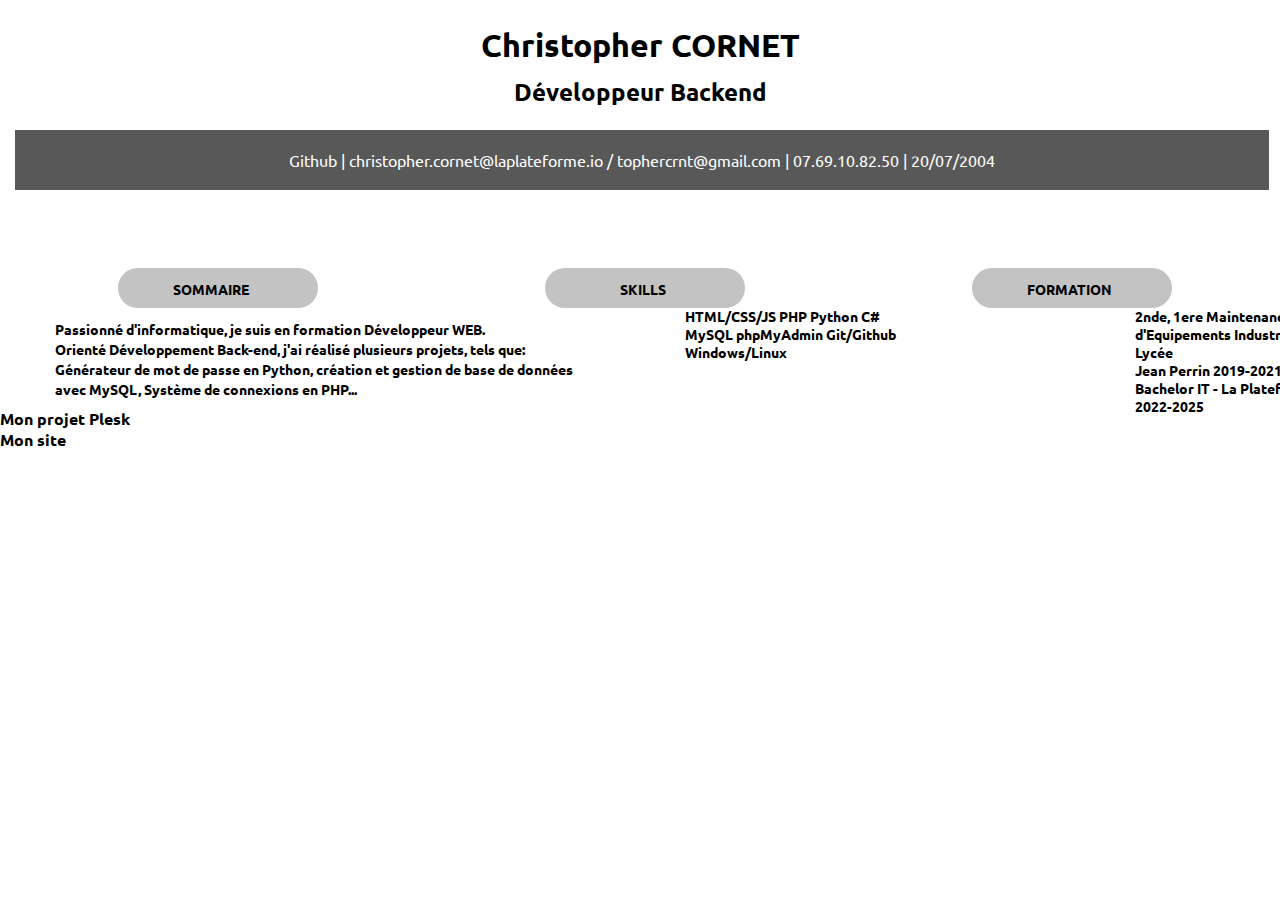
<file: index.html>
<!DOCTYPE html>
<html lang="fr">
<head>
    <meta charset="UTF-8">
    <meta http-equiv="X-UA-Compatible" content="IE=edge">
    <meta name="viewport" content="width=device-width, initial-scale=1.0">
    <title>CV Christopher CORNET</title>
    <link rel="stylesheet" type="text/css" href="cv-christopher-cornet.css"/>
    <link rel="preconnect" href="https://fonts.googleapis.com">
    <link rel="preconnect" href="https://fonts.gstatic.com" crossorigin>
    <link href="https://fonts.googleapis.com/css2?family=Ubuntu&display=swap" rel="stylesheet">
</head>
<body>
    <header>
        <div class="titles">
            <h1 class="cc">Christopher CORNET</h1>
            <h2 class="devback">Développeur Backend</h2>
        </div>

        <div id="rectangle">
            <p class="infos"><a href="https://github.com/christopher-cornet">Github |&nbsp;</a>christopher.cornet@laplateforme.io / tophercrnt@gmail.com | 07.69.10.82.50 | 20/07/2004</p>
        </div>
    </header>

    <main>
        <div id="oval">
            <p id="ovaltext"><b class="sommaire">SOMMAIRE</b></p>
            <p id="ovaltext2"><b class="skills">SKILLS</b></p>
            <p id="ovaltext3"><b class="formation">FORMATION</b></p>
        </div>
        <div class="texts">
            <p id="text"><b class="sommaire">Passionné d'informatique, je suis en formation Développeur WEB.<br>Orienté Développement Back-end, j'ai réalisé plusieurs projets, tels que: <br> Générateur de mot de passe en Python, création et gestion de base de données <br> avec MySQL, Système de connexions en PHP...</b></p>
            <p id="text2"><b class="skills">HTML/CSS/JS PHP Python C# <br> MySQL phpMyAdmin Git/Github <br> Windows/Linux </b></p>
            <p id="text3"><b class="formation">2nde, 1ere Maintenance d'Equipements Industriels - Lycée<br> Jean  Perrin 2019-2021<br> Bachelor IT - La Plateforme 2022-2025</b></p>
        </div>
        <br>
		<a href="https://github.com/christopher-cornet/plesk" class="plesk"><b>Mon projet Plesk</b></a>
		<br>
		<a href="https://christopher-cornet.students-laplateforme.io/accueil.html" class="site"><b>Mon site</b></a>
    </main>
</body>
</html>
</file>
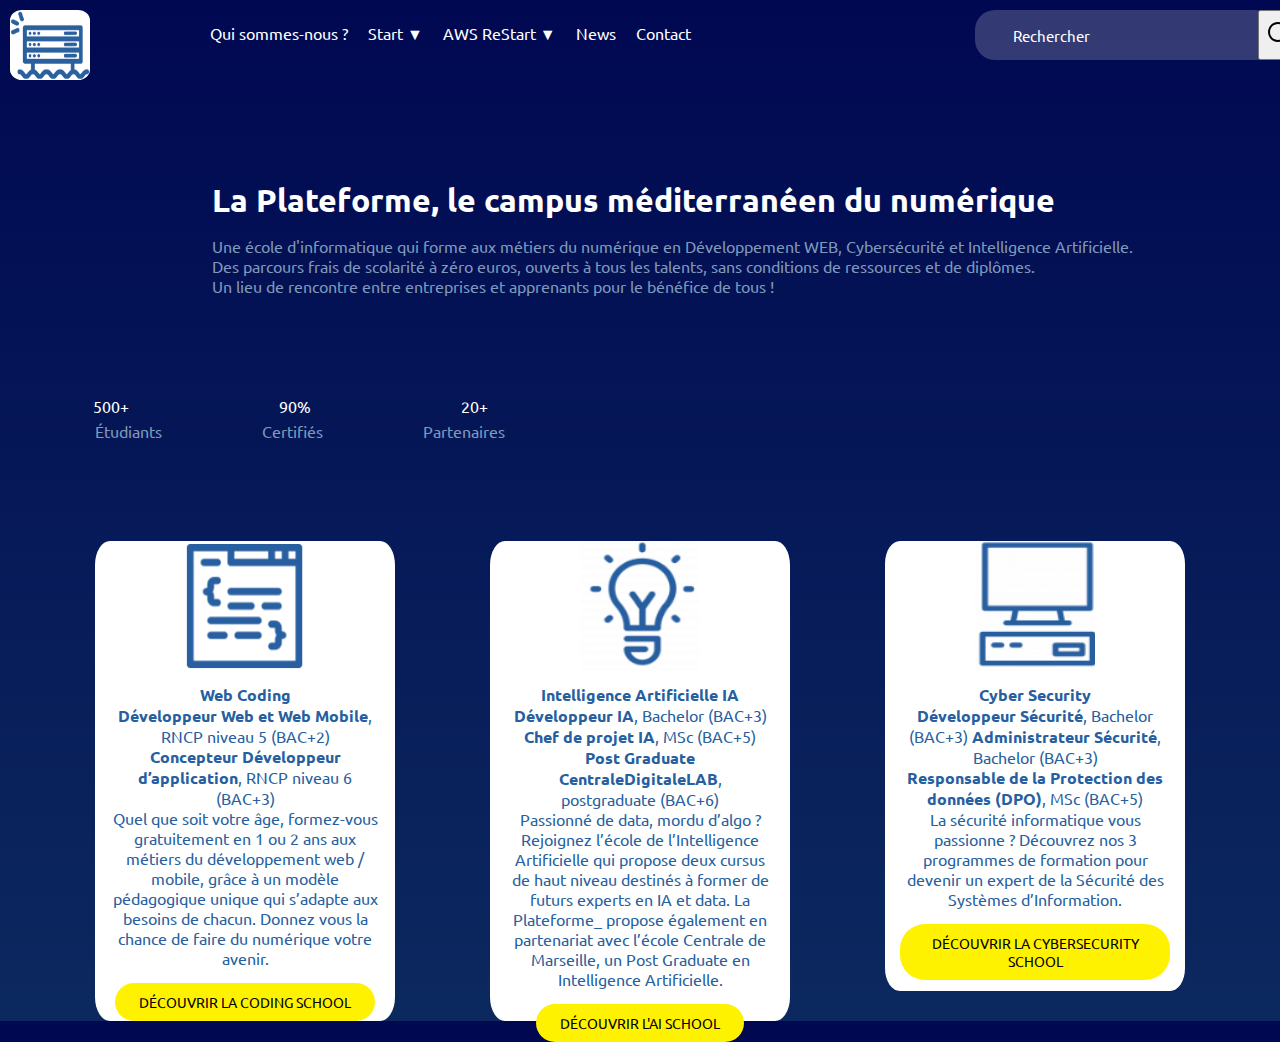
<file: accueil.html>
<!DOCTYPE html>
<html lang="fr">
<head>
    <meta charset="UTF-8">
    <meta http-equiv="X-UA-Compatible" content="IE=edge">
    <meta name="viewport" content="width=device-width, initial-scale=1.0">
    <title>La Plateforme</title>
    <link rel="icon" href="img/logo.png">
    <link rel="stylesheet" type="text/css" href="laplateforme.css"/>
    <link rel="preconnect" href="https://fonts.googleapis.com">
    <link rel="preconnect" href="https://fonts.gstatic.com" crossorigin>
    <link href="https://fonts.googleapis.com/css2?family=Ubuntu&display=swap" rel="stylesheet">
</head>
<body>
    <header>
        <div class="navbar">
            <a href="accueil.html"><img src="img/logo.png" alt=""></a>
            <p><a href="qui-sommes-nous.html"> Qui sommes-nous ?</a></p>
            <p><a href="plateforme-start.html"> Start ▼</a></p>
            <p><a href="aws-restart.html"> AWS ReStart ▼</a></p>
            <p><a href="news.html"> News</a></p>
            <p><a href="contact.html"> Contact</a></p>
        </div>
        <div class="container">
            <form action="" class="search-bar">
                <input type="text" placeholder="Rechercher" name="recherche">
                <button type="submit"><img src="img/search.svg" alt=""></button>
            </form>
        </div>
    </header>
    <main>
        <!-- Titre + description -->
        <div class="laplateforme">
            <h1>La Plateforme, le campus méditerranéen du numérique</h1>
        </div>
        <div class="laplateforme2">
            <p>Une école d'informatique qui forme aux métiers du numérique en Développement WEB, Cybersécurité et Intelligence Artificielle. <br>Des parcours frais de scolarité à zéro euros, ouverts à tous les talents, sans conditions de ressources et de diplômes. <br> Un lieu de rencontre entre entreprises et apprenants pour le bénéfice de tous ! </p>
        </div>

        <!-- La Plateforme en chiffres -->
        <div class="laplateformechiffres">
            <p>500+</p>
            <p>90%</p>
            <p>20+</p>
        </div>
        <div class="laplateformechiffres2">
            <p>Étudiants</p>
            <p>Certifiés</p>
            <p>Partenaires</p>
        </div>

        <!-- 3 Descriptions des spécialités de formation -->
        <div class="carreformations">
            <a href="#"><div class="carre1">
                <img src="img/webcoding.PNG" alt="">
                <p><b> Web Coding</b><br><b> Développeur Web et Web Mobile</b>,<br> RNCP niveau 5 (BAC+2) <br> <b>Concepteur Développeur <br>d’application</b>, RNCP niveau 6 <br> (BAC+3) <br> Quel que soit votre âge, formez-vous gratuitement en 1 ou 2 ans aux métiers du développement web / mobile, grâce à un modèle pédagogique unique qui s’adapte aux besoins de chacun. Donnez vous la chance de faire du numérique votre avenir. </p>
                <button>DÉCOUVRIR LA CODING SCHOOL</button>
            </div></a>
            <a href="#"><div class="carre2">
                <img src="img/ia.PNG" alt="">
                <p><b> Intelligence Artificielle IA</b><br> <b>Développeur IA</b>, Bachelor (BAC+3) <br> <b>Chef de projet IA</b>, MSc (BAC+5) <br> <b>Post Graduate CentraleDigitaleLAB</b>, <br> postgraduate (BAC+6) <br>Passionné de data, mordu d’algo ? Rejoignez l’école de l’Intelligence Artificielle qui propose deux cursus de haut niveau destinés à former de futurs experts en IA et data. La Plateforme_ propose également en partenariat avec l’école Centrale de Marseille, un Post Graduate en Intelligence Artificielle.</b></p>
                <button>DÉCOUVRIR L'AI SCHOOL</button>
            </div></a>
            <a href="#"><div class="carre3">
                <img src="img/cybersecurite.PNG" alt="">
                <p><b> Cyber Security</b><br> <b>Développeur Sécurité</b>, Bachelor (BAC+3) <b>Administrateur Sécurité</b>, Bachelor (BAC+3) <br> <b>Responsable de la Protection des <br> données (DPO)</b>, MSc (BAC+5) <br> La sécurité informatique vous passionne ? Découvrez nos 3 programmes de formation pour devenir un expert de la Sécurité des Systèmes d’Information.</p>
                <button>DÉCOUVRIR LA CYBERSECURITY SCHOOL</button>
            </div></a>
        </div>
    </main>
    <footer>
        
    </footer>
</body>
</html>
</file>
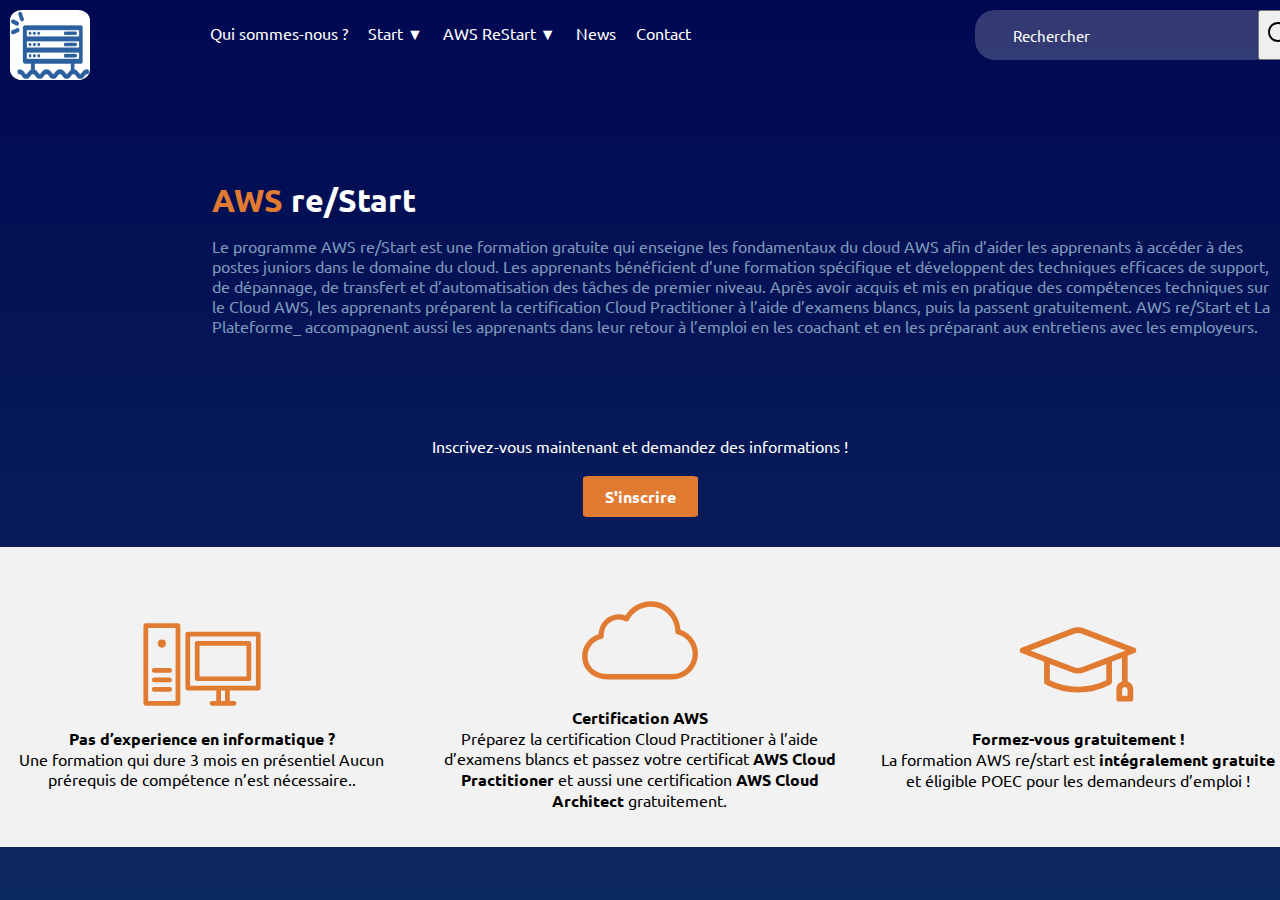
<file: aws-restart.html>
<!DOCTYPE html>
<html lang="fr">
<head>
    <meta charset="UTF-8">
    <meta http-equiv="X-UA-Compatible" content="IE=edge">
    <meta name="viewport" content="width=device-width, initial-scale=1.0">
    <title>La Plateforme</title>
    <link rel="icon" href="img/logo.png">
    <link rel="stylesheet" type="text/css" href="laplateforme.css"/>
    <link rel="preconnect" href="https://fonts.googleapis.com">
    <link rel="preconnect" href="https://fonts.gstatic.com" crossorigin>
    <link href="https://fonts.googleapis.com/css2?family=Ubuntu&display=swap" rel="stylesheet">
</head>
<body>
    <header>
        <div class="navbar">
            <a href="accueil.html"><img src="img/logo.png" alt=""></a>
            <p><a href="qui-sommes-nous.html"> Qui sommes-nous ?</a></p>
            <p><a href="plateforme-start.html"> Start ▼</a></p>
            <p><a href="aws-restart.html"> AWS ReStart ▼</a></p>
            <p><a href="news.html"> News</a></p>
            <p><a href="contact.html"> Contact</a></p>
        </div>
        <div class="container">
            <form action="" class="search-bar">
                <input type="text" placeholder="Rechercher" name="recherche">
                <button type="submit"><img src="img/search.svg" alt=""></button>
            </form>
        </div>
    </header>
    <main>
        <!-- Titre + description -->
        <div class="laplateforme">
            <h1><span class="awsrestart1"> AWS</span> re/Start</h1>
        </div>
        <div class="laplateforme2">
            <p>Le programme AWS re/Start est une formation gratuite qui enseigne les fondamentaux du cloud AWS afin d’aider les apprenants à accéder à des postes juniors dans le domaine du cloud. Les apprenants bénéficient d’une formation spécifique et développent des techniques efficaces de support, de dépannage, de transfert et d’automatisation des tâches de premier niveau. Après avoir acquis et mis en pratique des compétences techniques sur le Cloud AWS, les apprenants préparent la certification Cloud Practitioner à l’aide d’examens blancs, puis la passent gratuitement. AWS re/Start et La Plateforme_ accompagnent aussi les apprenants dans leur retour à l’emploi en les coachant et en les préparant aux entretiens avec les employeurs.</p>
        </div>

        <!-- Inscription -->
        <div class="inscription">
            <p>Inscrivez-vous maintenant et demandez des informations !</p>
        </div>
        <div class="inscription2">
            <form action="">
                <button><b> S'inscrire</b></button>
            </form>
        </div>

        <!-- Rectangle -->
        <div class="rectangleaws">
            <p><img src="img/icon-computer.svg" alt="" class="computer"><br> <b>Pas d’experience en informatique ?</b><br> Une formation qui dure 3 mois en présentiel Aucun prérequis de compétence n’est nécessaire..</p>
            <p><img src="img/icon-cloud.svg" alt="" class="cloud"><br> <b>Certification AWS</b><br> Préparez la certification Cloud Practitioner à l’aide d’examens blancs et passez votre certificat <b>AWS Cloud Practitioner</b> et aussi une certification <b>AWS Cloud Architect</b> gratuitement.</p>
            <p><img src="img/icon-diplome.svg" alt="degree"><br> <b>Formez-vous gratuitement !</b><br> La formation AWS re/start est <b>intégralement gratuite</b> et éligible POEC pour les demandeurs d’emploi !</p>
        </div>
    </main>
    <footer>
        
    </footer>
</body>
</html>
</file>
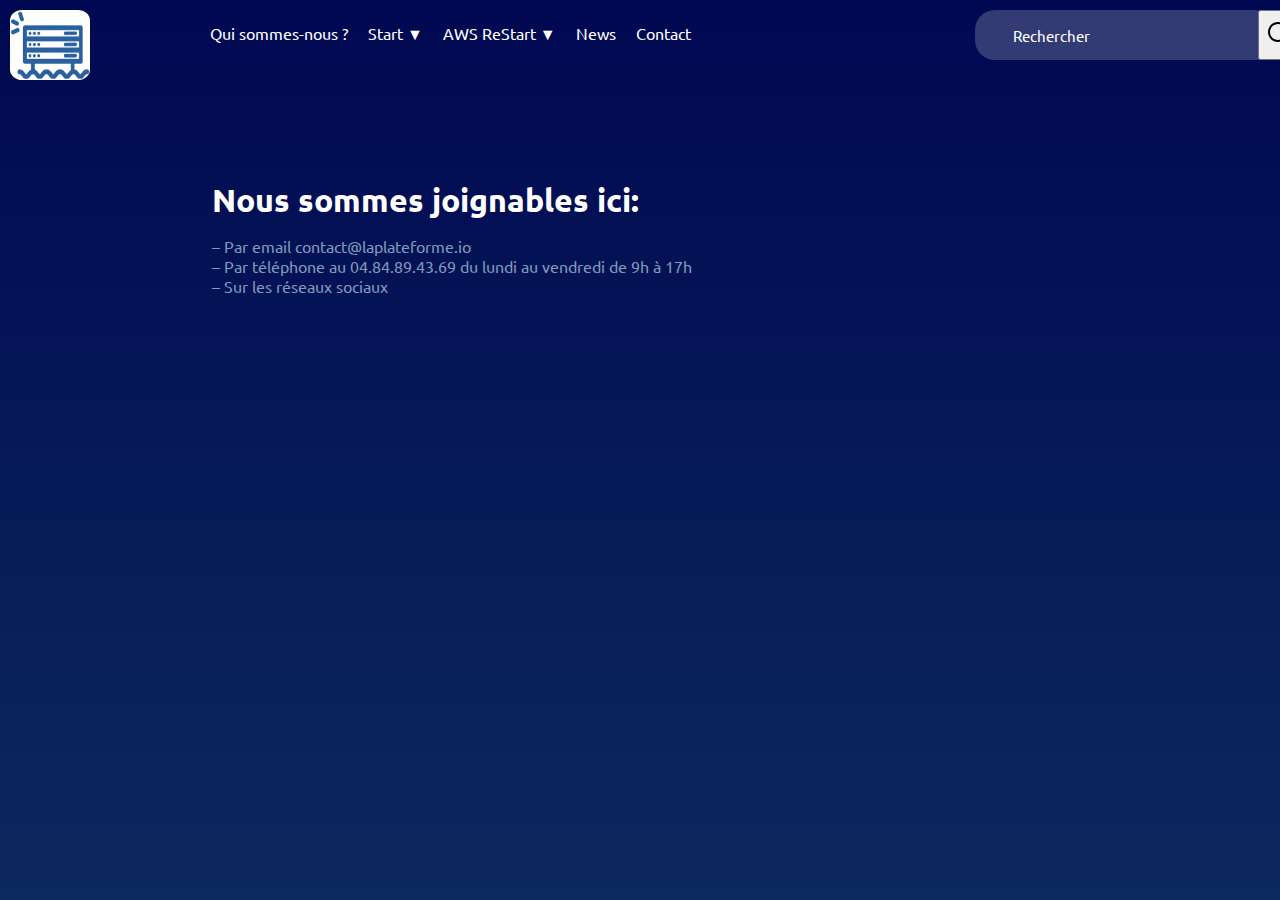
<file: contact.html>
<!DOCTYPE html>
<html lang="fr">
<head>
    <meta charset="UTF-8">
    <meta http-equiv="X-UA-Compatible" content="IE=edge">
    <meta name="viewport" content="width=device-width, initial-scale=1.0">
    <title>La Plateforme</title>
    <link rel="icon" href="img/logo.png">
    <link rel="stylesheet" type="text/css" href="laplateforme.css"/>
    <link rel="preconnect" href="https://fonts.googleapis.com">
    <link rel="preconnect" href="https://fonts.gstatic.com" crossorigin>
    <link href="https://fonts.googleapis.com/css2?family=Ubuntu&display=swap" rel="stylesheet">
</head>
<body>
    <header>
        <div class="navbar">
            <a href="accueil.html"><img src="img/logo.png" alt=""></a>
            <p><a href="qui-sommes-nous.html"> Qui sommes-nous ?</a></p>
            <p><a href="plateforme-start.html"> Start ▼</a></p>
            <p><a href="aws-restart.html"> AWS ReStart ▼</a></p>
            <p><a href="news.html"> News</a></p>
            <p><a href="contact.html"> Contact</a></p>
        </div>
        <div class="container">
            <form action="" class="search-bar">
                <input type="text" placeholder="Rechercher" name="recherche">
                <button type="submit"><img src="img/search.svg" alt=""></button>
            </form>
        </div>
    </header>
    <main>
        <div class="laplateforme">
            <h1>Nous sommes joignables ici:</h1>
        </div>
        <div class="laplateforme2">
            <p>– Par email contact@laplateforme.io <br> – Par téléphone au 04.84.89.43.69 du lundi au vendredi de 9h à 17h <br> – Sur les réseaux sociaux</p>
        </div>
        <iframe src="https://www.google.com/maps/embed?pb=!1m18!1m12!1m3!1d2903.457038631922!2d5.367844315448096!3d43.30469107913482!2m3!1f0!2f0!3f0!3m2!1i1024!2i768!4f13.1!3m3!1m2!1s0x12c9c0eb8146c2d1%3A0xb2df496224e0aafe!2s8%20Rue%20d&#39;Hozier%2C%2013002%20Marseille!5e0!3m2!1sfr!2sfr!4v1668771253660!5m2!1sfr!2sfr" width="600" height="450" style="border:0;" allowfullscreen="" loading="lazy" referrerpolicy="no-referrer-when-downgrade"></iframe>
    </main>
    <footer>
        
    </footer>
</body>
</html>
</file>
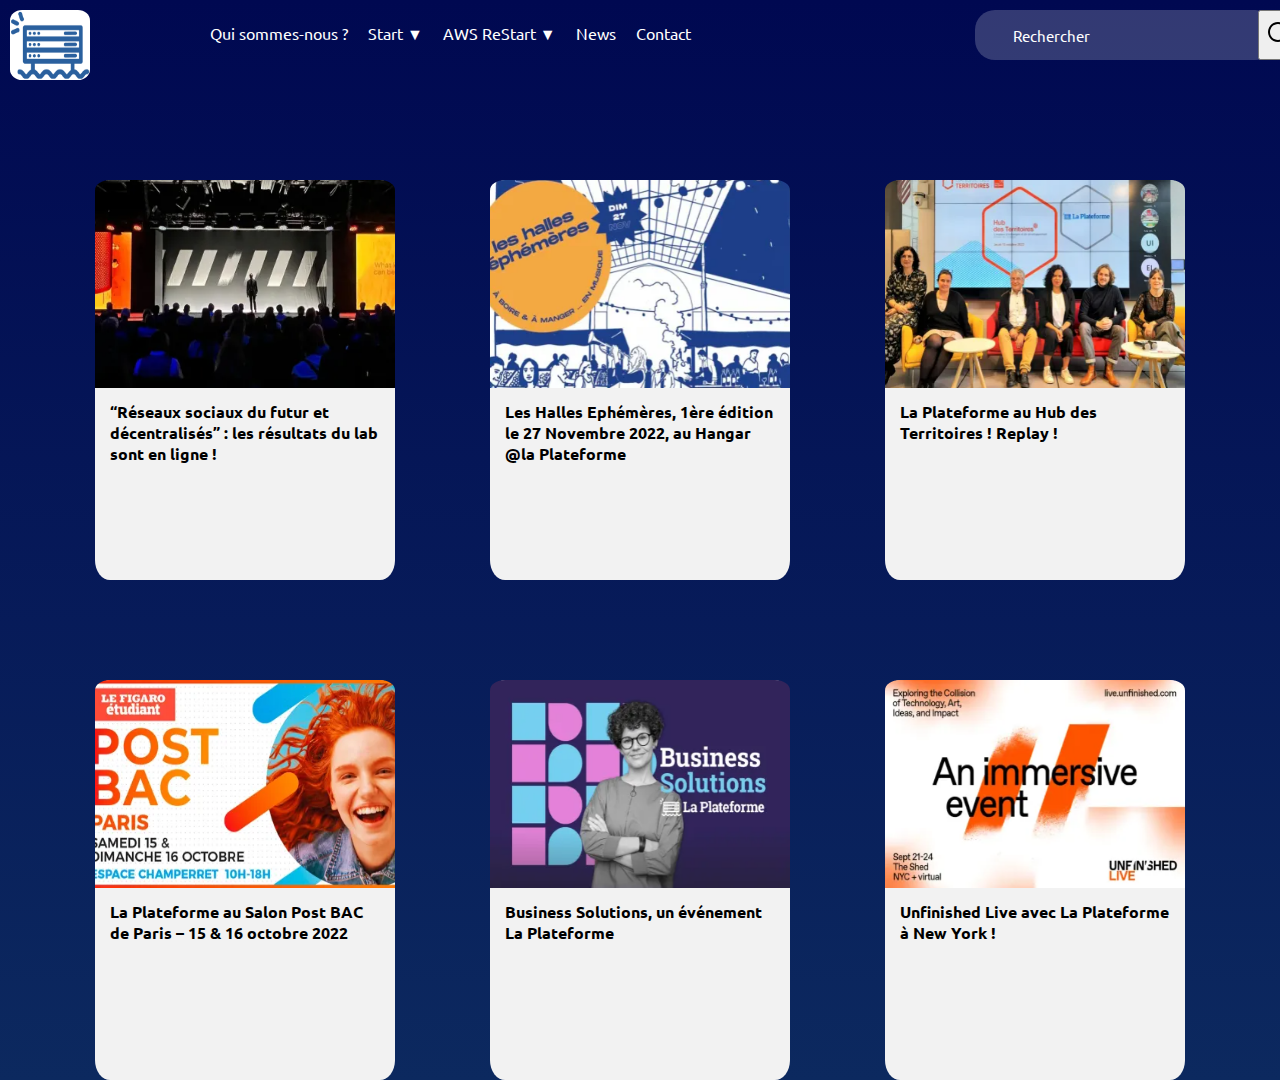
<file: news.html>
<!DOCTYPE html>
<html lang="fr">
<head>
    <meta charset="UTF-8">
    <meta http-equiv="X-UA-Compatible" content="IE=edge">
    <meta name="viewport" content="width=device-width, initial-scale=1.0">
    <title>La Plateforme</title>
    <link rel="icon" href="img/logo.png">
    <link rel="stylesheet" type="text/css" href="laplateforme.css"/>
    <link rel="preconnect" href="https://fonts.googleapis.com">
    <link rel="preconnect" href="https://fonts.gstatic.com" crossorigin>
    <link href="https://fonts.googleapis.com/css2?family=Ubuntu&display=swap" rel="stylesheet">
</head>
<body>
    <header>
        <div class="navbar">
            <a href="accueil.html"><img src="img/logo.png" alt=""></a>
            <p><a href="qui-sommes-nous.html"> Qui sommes-nous ?</a></p>
            <p><a href="plateforme-start.html"> Start ▼</a></p>
            <p><a href="aws-restart.html"> AWS ReStart ▼</a></p>
            <p><a href="news.html"> News</a></p>
            <p><a href="contact.html"> Contact</a></p>
        </div>
        <div class="container">
            <form action="" class="search-bar">
                <input type="text" placeholder="Rechercher" name="recherche">
                <button type="submit"><img src="img/search.svg" alt=""></button>
            </form>
        </div>
    </header>
    <main>
        <div class="rectanglenews-1">
            <a href="#"><div class="rectanglenews1">
                <img src="img/news1.PNG" alt="">
                <p><b> “Réseaux sociaux du futur et décentralisés” : les résultats du lab sont en ligne !</b></p>
            </div></a>
            <a href="#"><div class="rectanglenews2">
                <img src="img/news2.PNG" alt="">
                <p><b> Les Halles Ephémères, 1ère édition le 27 Novembre 2022, au Hangar @la Plateforme</b></p>
            </div></a>
            <a href="#"><div class="rectanglenews3">
                <img src="img/news3.PNG" alt="">
                <p><b> La Plateforme au Hub des Territoires ! Replay !</b></p>
            </div></a>
        </div>
        <div class="rectanglenews-2">
            <a href="#"><div class="rectanglenews4">
                <img src="img/news4.PNG" alt="">
                <p><b> La Plateforme au Salon Post BAC de Paris – 15 & 16 octobre 2022</b></p>
            </div></a>
            <a href="#"><div class="rectanglenews5">
                <img src="img/news5.PNG" alt="">
                <p><b> Business Solutions, un événement La Plateforme</b></p>
            </div></a>
            <a href="#"><div class="rectanglenews6">
                <img src="img/news6.PNG" alt="">
                <p><b> Unfinished Live avec La Plateforme à New York !</b></p>
            </div></a>
        </div>
    </main>
    <footer>
        
    </footer>
</body>
</html>
</file>
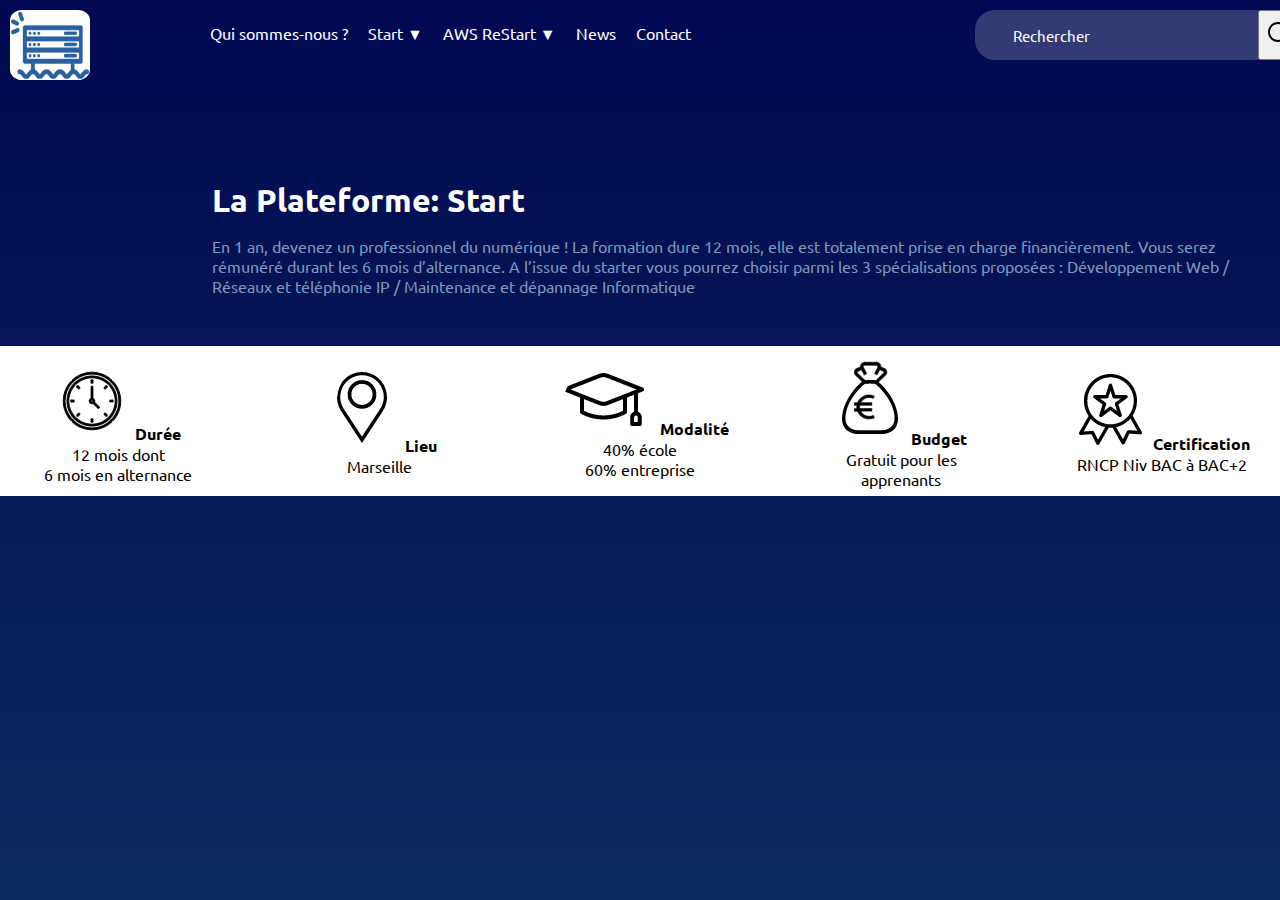
<file: plateforme-start.html>
<!DOCTYPE html>
<html lang="fr">
<head>
    <meta charset="UTF-8">
    <meta http-equiv="X-UA-Compatible" content="IE=edge">
    <meta name="viewport" content="width=device-width, initial-scale=1.0">
    <title>La Plateforme</title>
    <link rel="icon" href="img/logo.png">
    <link rel="stylesheet" type="text/css" href="laplateforme.css"/>
    <link rel="preconnect" href="https://fonts.googleapis.com">
    <link rel="preconnect" href="https://fonts.gstatic.com" crossorigin>
    <link href="https://fonts.googleapis.com/css2?family=Ubuntu&display=swap" rel="stylesheet">
</head>
<body>
    <header>
        <div class="navbar">
            <a href="accueil.html"><img src="img/logo.png" alt="" height="60px" width="70px"></a>
            <p><a href="qui-sommes-nous.html"> Qui sommes-nous ?</a></p>
            <p><a href="plateforme-start.html"> Start ▼</a></p>
            <p><a href="aws-restart.html"> AWS ReStart ▼</a></p>
            <p><a href="news.html"> News</a></p>
            <p><a href="contact.html"> Contact</a></p>
        </div>
        <div class="container">
            <form action="" class="search-bar">
                <input type="text" placeholder="Rechercher" name="recherche">
                <button type="submit"><img src="img/search.svg" alt=""></button>
            </form>
        </div>
    </header>
    <main>
        <div class="qui-sommes-nous">
            <h1>La Plateforme: Start</h1>
        </div>
        <div class="qui-sommes-nous2">
            <p>En 1 an, devenez un professionnel du numérique ! La formation dure 12 mois, elle est totalement prise en charge financièrement. Vous serez rémunéré durant les 6 mois d’alternance. A l’issue du starter vous pourrez choisir parmi les 3 spécialisations proposées : Développement Web / Réseaux et téléphonie IP / Maintenance et dépannage Informatique</p>
        </div>
        <!-- Description -->
        <div class="title1">
            <p><b> <img src="img/horloge.PNG" alt=""> Durée</b> <br> 12 mois dont <br> 6 mois en alternance</p>
            <p><b> <img src="img/lieu.PNG" alt=""> Lieu</b> <br> Marseille</p>
            <p><b> <img src="img/modalité.PNG" alt=""> Modalité</b> <br> 40% école <br> 60% entreprise</p>
            <p><b> <img src="img/sac.PNG" alt=""> Budget</b> <br> Gratuit pour les <br> apprenants</p>
            <p><b> <img src="img/certification.PNG" alt=""> Certification</b> <br> RNCP Niv BAC à BAC+2</p>
        </div>
    </main>
    <footer>
        
    </footer>
</body>
</html>
</file>
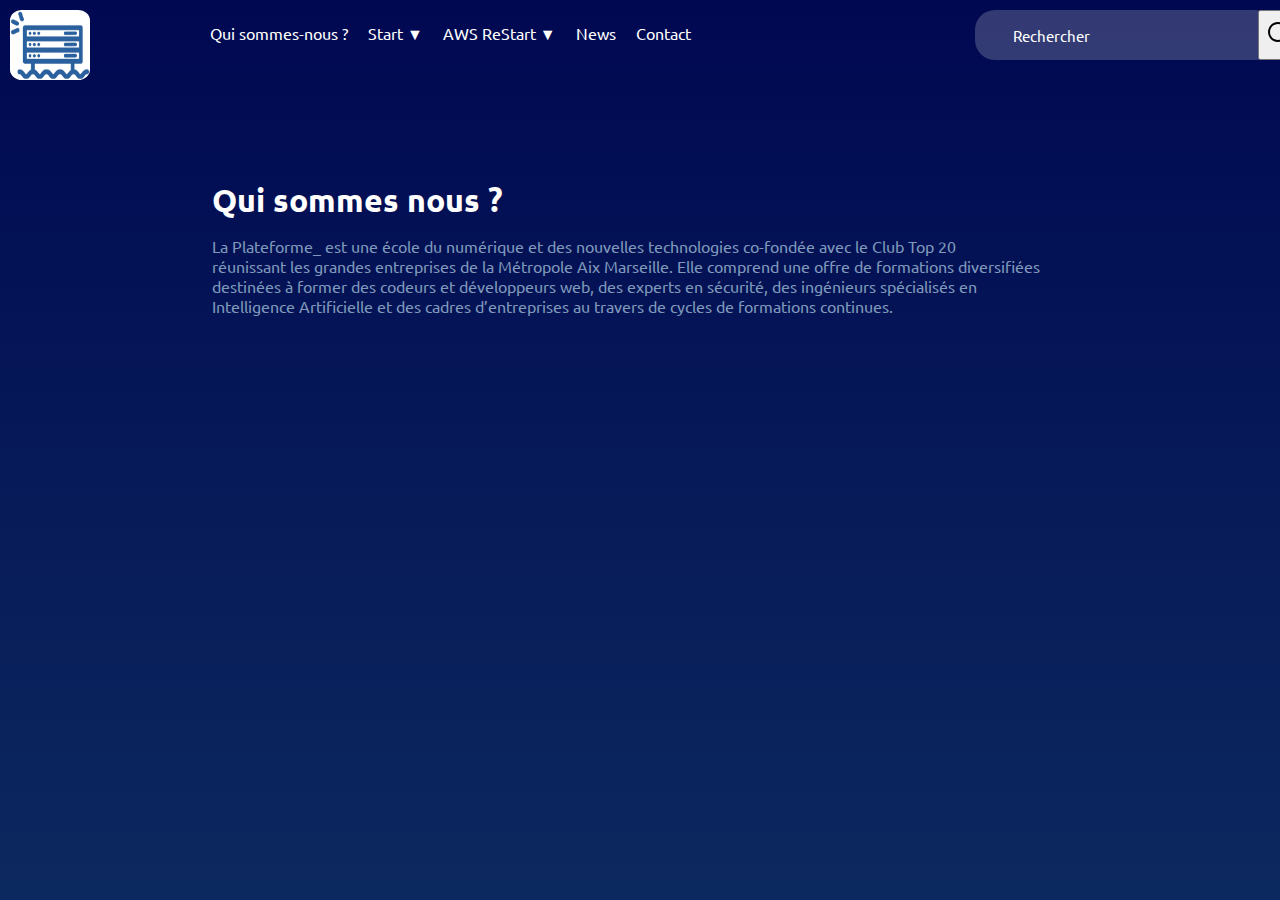
<file: qui-sommes-nous.html>
<!DOCTYPE html>
<html lang="fr">
<head>
    <meta charset="UTF-8">
    <meta http-equiv="X-UA-Compatible" content="IE=edge">
    <meta name="viewport" content="width=device-width, initial-scale=1.0">
    <title>La Plateforme</title>
    <link rel="icon" href="img/logo.png">
    <link rel="stylesheet" type="text/css" href="laplateforme.css"/>
    <link rel="preconnect" href="https://fonts.googleapis.com">
    <link rel="preconnect" href="https://fonts.gstatic.com" crossorigin>
    <link href="https://fonts.googleapis.com/css2?family=Ubuntu&display=swap" rel="stylesheet">
</head>
<body>
    <header>
        <div class="navbar">
            <a href="accueil.html"><img src="img/logo.png" alt="" height="60px" width="70px"></a>
            <p><a href="qui-sommes-nous.html"> Qui sommes-nous ?</a></p>
            <p><a href="plateforme-start.html"> Start ▼</a></p>
            <p><a href="aws-restart.html"> AWS ReStart ▼</a></p>
            <p><a href="news.html"> News</a></p>
            <p><a href="contact.html"> Contact</a></p>
        </div>
        <div class="container">
            <form action="" class="search-bar">
                <input type="text" placeholder="Rechercher" name="recherche">
                <button type="submit"><img src="img/search.svg" alt=""></button>
            </form>
        </div>
    </header>
    <main>
        <div class="qui-sommes-nous">
            <h1>Qui sommes nous ?</h1>
        </div>
        <div class="qui-sommes-nous2">
            <p>La Plateforme_ est une école du numérique et des nouvelles technologies co-fondée avec le Club Top 20 <br> réunissant les grandes entreprises de la Métropole Aix Marseille. Elle comprend une offre de formations diversifiées <br> destinées à former des codeurs et développeurs web, des experts en sécurité, des ingénieurs spécialisés en <br> Intelligence Artificielle et des cadres d’entreprises au travers de cycles de formations continues.</p>
        </div>

        <div class="qui-sommes-nous-video">
            <iframe width="560" height="315" src="https://www.youtube.com/embed/8U4CCAFLqEs" title="YouTube video player" frameborder="0" allow="accelerometer; autoplay; clipboard-write; encrypted-media; gyroscope; picture-in-picture" allowfullscreen></iframe>
        </div>
    </main>
    <footer>
        
    </footer>
</body>
</html>
</file>
<file: cv-christopher-cornet.css>
* {
    box-sizing: border-box;
    margin: 0;
    padding: 0;
    font-family: 'Ubuntu', sans-serif;
}

body {
    background-color: rgb(255, 255, 255);
}

/* Titres */
.cc {
    display: flex;
    justify-content: center;
    margin-top: 25px;
}

.devback {
    display: flex;
    justify-content: center;
    margin-top: 10px;
}
.cc:hover {
    color: rgb(84, 84, 221);
}

.devback:hover {
    color: rgb(84, 84, 221);
}

/* Rectangle dans le header */
#rectangle {
    width: 98%;
    height: 60px;
    background: rgb(88, 88, 88);
    position: absolute;
    top: 130px;
    left: 15px;
    display: flex;
    justify-content: center;
    padding-top: 20px;
}
.infos {
    display: flex;
    justify-content: center;
    vertical-align: middle;
    list-style-type: none;
    text-decoration: none;
    color: white;
}
a {
    color: white;
    list-style-type: none;
    text-decoration: none;
}
a:hover {
    color: rgb(84, 84, 221);
}

/* Oval = Rectangle gris pour les titres*/
#oval {
    display: flex;
    justify-content: space-around;
    align-items: center;
    margin-top: 150px;
}

#ovaltext {
    width: 200px;
    height: 40px;
    background: rgb(195, 195, 195);
    border-radius: 35px;
    margin-top: 10px;
    margin-left: 10px;
    transition: width 1s;
}
#ovaltext:hover {
    width: 300px;
}

#ovaltext2 {
    width: 200px;
    height: 40px;
    background: rgb(195, 195, 195);
    border-radius: 35px;
    margin-top: 10px;
    margin-left: 10px;
    transition: width 1s;
}
#ovaltext2:hover {
    width: 300px;
}

#ovaltext3 {
    width: 200px;
    height: 40px;
    background: rgb(195, 195, 195);
    border-radius: 35px;
    margin-top: 10px;
    margin-left: 10px;
    transition: width 1s;
}
#ovaltext3:hover {
    width: 300px;
}

.sommaire {
    position: relative;
    top: 10px;
    left: 55px;
    font-size: 14px;
}
.skills {
    position: relative;
    top: 10px;
    left: 75px;
    font-size: 14px;
}
.formation {
    position: relative;
    top: 10px;
    left: 55px;
    font-size: 14px;
}
#text2 {
    position: absolute;
    left: 610px;
    top: 297px;
    font-size: 14px;
}
#text3 {
    position: absolute;
    left: 1080px;
    top: 297px;
    font-size: 14px;
}

.plesk {
    color: #000;
}
.site {
    color: #000;
}
</file>
<file: laplateforme.css>
* {
    margin: 0;
    padding: 0;
    box-sizing: border-box;
    font-family: 'Ubuntu', sans-serif;
}

/* Page Accueil */
body {
    width: 100%;
    min-height: 100vh;
    background-image: linear-gradient(#000851 0%, #0c295f 100%);
    background-position: center;
    background-size: cover;
}
header {
    display: flex;
    justify-content: space-between;
    max-height: 100px;
    min-height: 80px;
}

/* Navbar */
.navbar {
    color: white;
    display: flex;
    text-align: center;
    max-height: 50px;
}
.navbar p {
    color: white;
    display: flex;
    text-align: center;
    margin: 23px 20px 0px 0px;
}
.navbar p a {
    color: white;
    text-decoration: none;
}
.navbar p a:hover {
    color: #e17b32;
}
.container {
    max-height: 50px;
}
.navbar img {
    margin: 10px 120px 0px 10px;
    height: 70px;
    width: 80px;
    border-radius: 15%;
}

/* Barre de recherche */
.search-bar {
    width: 100%;
    max-width: 300px;
    max-height: 50px;
    background: rgba(255,255,255,0.2);
    display: flex;
    align-items: center;
    border-radius: 20px;
    padding: 10px 20px;
    margin: 10px 5px 0px 0px;
}
.search-bar input {
    background: transparent;
    flex: 1;
    border: 0;
    outline: none;
    padding: 18px;
    font-size: 15px;
    color: #ffffff;
}
::placeholder {
    color: #ffffff;
}
.search-bar button {
    height: 50px;
    width: 50px;
    padding-left: 5px;
}

/* Texte (titre + description) */
.laplateforme {
    display: inline-block;
    color: rgb(255, 255, 255);
    margin-left: 212px;
    margin-top: 100px;
}
.laplateforme2 {
    display: inline-block;
    color: rgb(127, 153, 187);
    margin-left: 212px;
    margin-top: 15px;
}

/* La Plateforme en chiffres */
.laplateformechiffres {
    display: flex;
    justify-content: center;
    margin: 100px 550px 0px 0px;
    color: #ffffff;
}
.laplateformechiffres:hover {
    color: #e17b32;
    cursor: pointer;
}
.laplateformechiffres2 {
    display: flex;
    justify-content: center;
    margin: 5px 580px 0px 0px;
    color: rgb(127, 153, 187);
    font-size: 16px;
}
.laplateformechiffres p {
    margin: 0px 150px 0px 0px;
}
.laplateformechiffres2 p {
    margin: 0px 100px 0px 0px;
}

/* Cards accueil */
.carreformations {
    display: flex;
    justify-content: space-evenly;
    margin: 50px 0px 0px 0px;
    border-radius: 50%;
    text-align: center;
}
.carre1 {
    height: 480px;
    width: 300px;
    background-color: #ffffff;
    margin: 50px 0px 0px 0px;
    border-radius: 5%;
}
.carre2 {
    height: 480px;
    width: 300px;
    background-color: #ffffff;
    margin: 50px 0px 0px 0px;
    border-radius: 5%;
}
.carre3 {
    height: 450px;
    width: 300px;
    background-color: #ffffff;
    margin: 50px 0px 0px 0px;
    border-radius: 5%;
}
.carreformations img {
    height: 130px;
    width: 120px;
    border-top-left-radius: 5%;
    border-top-right-radius: 5%;
}
.carreformations p {
    margin: 10px 15px 0px 15px;
    color: #275FA0;
}
.carreformations a {
    text-decoration: none;
}

/* Boutons */
.carreformations button {
    border-radius: 25px;
    background-color: #fff200;
    border: none;
    padding: 10px 24px;
    font-size: 14px;
    margin-top: 15px;
    max-width: 90%;
}
.carreformations button:hover {
    background-color: #f0e40c;
}

/* Qui somme nous */
.qui-sommes-nous {
    display: inline-block;
    color: rgb(255, 255, 255);
    margin-left: 212px;
    margin-top: 100px;
}
.qui-sommes-nous2 {
    display: inline-block;
    color: rgb(127, 153, 187);
    margin-left: 212px;
    margin-top: 15px;
}
.qui-sommes-nous-video {
    width: "530px";
    height: "295px";
    display: flex;
    justify-content: center;
}
.qui-sommes-nous-video iframe{
    padding: 20px 0px 20px 0px;
    margin: 0;
}

/* Plateforme-start */
.title1 {
    text-align: center;
    width: 100%;
    height: 150px;
    background: rgb(255, 255, 255);
    margin: 50px 0px 0px 0px;
    align-items: center;
    display: grid;
    grid-template-columns: repeat(5, 1fr);
    grid-template-rows: 1fr;
    grid-column-gap: 25px;
    grid-row-gap: 0px;
}

/* AWS reStart */
.inscription {
    display: flex;
    justify-content: center;
    color: rgb(255, 255, 255);
    margin: 100px 0px 0px 0px;
}
.inscription2 {
    display: flex;
    justify-content: center;
}
.inscription2 button {
    background-color: #e17b32;
    border: none;
    text-decoration: none;
    display: inline-block;
    font-size: 16px;
    padding: 10px 22px;
    margin-top: 20px;
    color: #ffffff;
    cursor: pointer;
    border-radius: 5%;
}

.rectangleaws {
    display: grid;
    grid-template-columns: repeat(3, 1fr);
    grid-template-rows: 1fr;
    grid-column-gap: 35px;
    grid-row-gap: 0px;
    height: 300px;
    width: 100%;
    background-color: #f2f2f2;
    margin: 30px 0px 0px 0px;
    text-align: center;
    align-items: center;
}    
.rectangleaws img {
    height: 120px;
    width: 120px;
}
.awsrestart1 {
    color: #e17b32;
}

/* Page NEWS */
.rectanglenews-1 {
    display: flex;
    justify-content: space-evenly;
    margin: 50px 0px 0px 0px;
    border-radius: 50%;
}
.rectanglenews1 {
    height: 400px;
    width: 300px;
    background-color: #f2f2f2;
    margin: 50px 0px 0px 0px;
    border-radius: 5%;
}
.rectanglenews2 {
    height: 400px;
    width: 300px;
    background-color: #f2f2f2;
    margin: 50px 0px 0px 0px;
    border-radius: 5%;
}
.rectanglenews3 {
    height: 400px;
    width: 300px;
    background-color: #f2f2f2;
    margin: 50px 0px 0px 0px;
    border-radius: 5%;
}
.rectanglenews-1 img {
    height: 208px;
    width: 300px;
    border-top-left-radius: 5%;
    border-top-right-radius: 5%;
}
.rectanglenews-1 p {
    margin: 10px 15px 0px 15px;
    color: #000;
}
.rectanglenews-1 p:hover {
    color: #e17b32;
}
.rectanglenews a {
    text-decoration: none;
}

.rectanglenews2 img {
    height: 208px;
    width: 300px;
    border-top-left-radius: 5%;
    border-top-right-radius: 5%;
}
.rectanglenews2 p {
    margin: 10px 15px 0px 15px;
    color: #000;
}
.rectanglenews2 p:hover {
    color: #e17b32;
}

.rectanglenews3 img {
    height: 208px;
    width: 300px;
    border-top-left-radius: 5%;
    border-top-right-radius: 5%;
}
.rectanglenews3 p {
    margin: 10px 15px 0px 15px;
    color: #000;
}
.rectanglenews3 p:hover {
    color: #e17b32;
}
.rectanglenews-1 a {
    text-decoration: none;
}

/* 2eme ligne de NEWS*/
.rectanglenews-2 {
    display: flex;
    justify-content: space-evenly;
    margin: 50px 0px 0px 0px;
    border-radius: 50%;
}
.rectanglenews4 {
    height: 400px;
    width: 300px;
    background-color: #f2f2f2;
    margin: 50px 0px 0px 0px;
    border-radius: 5%;
}
.rectanglenews5 {
    height: 400px;
    width: 300px;
    background-color: #f2f2f2;
    margin: 50px 0px 0px 0px;
    border-radius: 5%;
}
.rectanglenews6 {
    height: 400px;
    width: 300px;
    background-color: #f2f2f2;
    margin: 50px 0px 0px 0px;
    border-radius: 5%;
}
.rectanglenews-2 img {
    height: 208px;
    width: 300px;
    border-top-left-radius: 5%;
    border-top-right-radius: 5%;
}
.rectanglenews4 p {
    margin: 10px 15px 0px 15px;
    color: #000;
}
.rectanglenews-2 p:hover {
    color: #e17b32;
}
.rectanglenews-2 a {
    text-decoration: none;
}

.rectanglenews5 img {
    height: 208px;
    width: 300px;
    border-top-left-radius: 5%;
    border-top-right-radius: 5%;
}
.rectanglenews5 p {
    margin: 10px 15px 0px 15px;
    color: #000;
}
.rectanglenews5 p:hover {
    color: #e17b32;
}

.rectanglenews6 img {
    height: 208px;
    width: 300px;
    border-top-left-radius: 5%;
    border-top-right-radius: 5%;
}
.rectanglenews6 p {
    margin: 10px 15px 0px 15px;
    color: #000;
}
.rectanglenews6 p:hover {
    color: #e17b32;
}
.rectanglenews-2 a {
    text-decoration: none;
}

/* Contact */
iframe {
    margin: 30px 0px 0px 120px;
    height: 450px;
    width: 600px;
}
</file>
